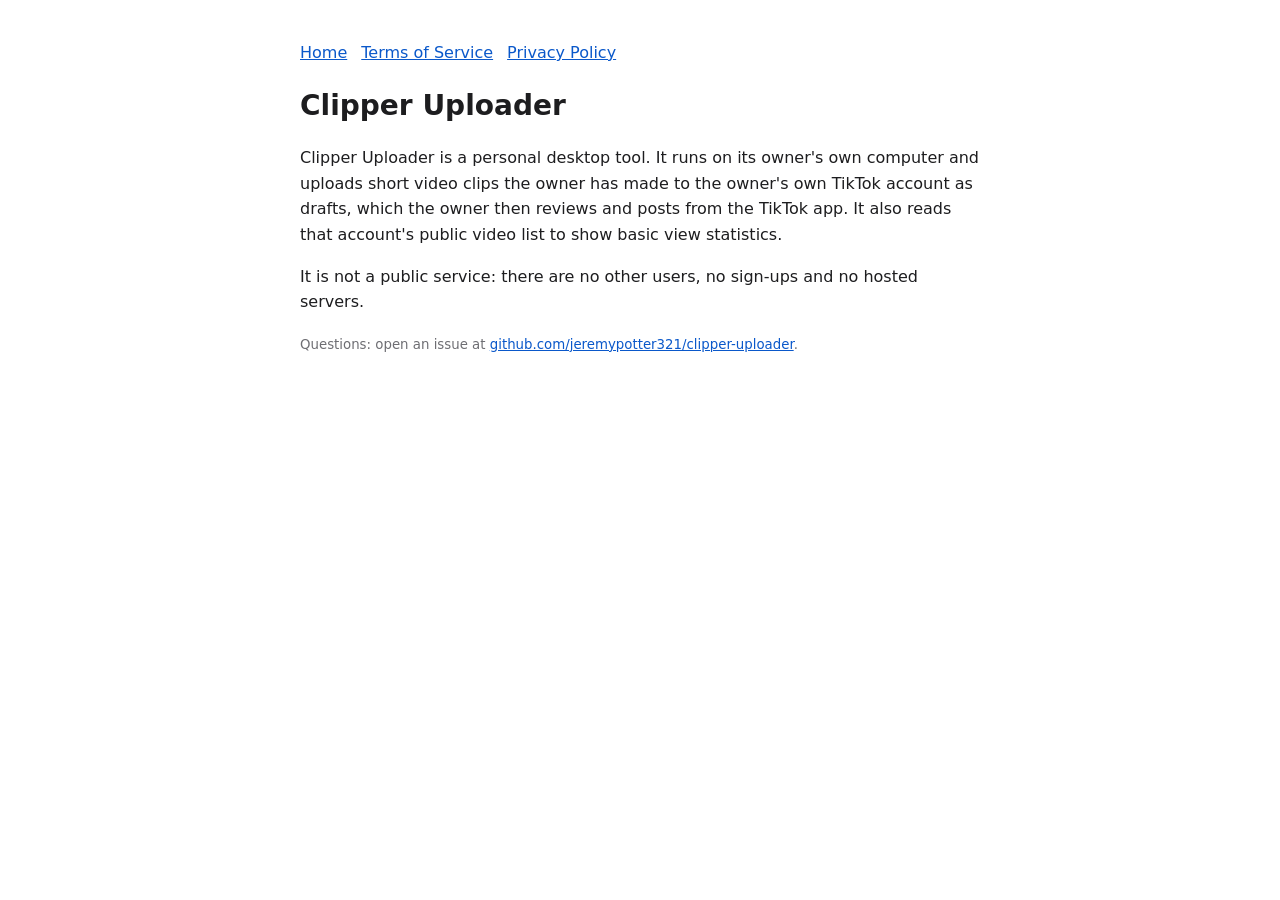
<file: index.html>
<!doctype html><html lang="en"><head><meta charset="utf-8"><meta name="viewport" content="width=device-width,initial-scale=1"><title>Clipper Uploader</title><link rel="stylesheet" href="style.css"></head><body>
<nav><a href="./">Home</a><a href="terms.html">Terms of Service</a><a href="privacy.html">Privacy Policy</a></nav>
<h1>Clipper Uploader</h1>
<p>Clipper Uploader is a personal desktop tool. It runs on its owner's own computer and uploads short video clips the owner has made to the owner's own TikTok account as drafts, which the owner then reviews and posts from the TikTok app. It also reads that account's public video list to show basic view statistics.</p>
<p>It is not a public service: there are no other users, no sign-ups and no hosted servers.</p>
<p><small>Questions: open an issue at <a href="https://github.com/jeremypotter321/clipper-uploader/issues">github.com/jeremypotter321/clipper-uploader</a>.</small></p>
</body></html>
</file>
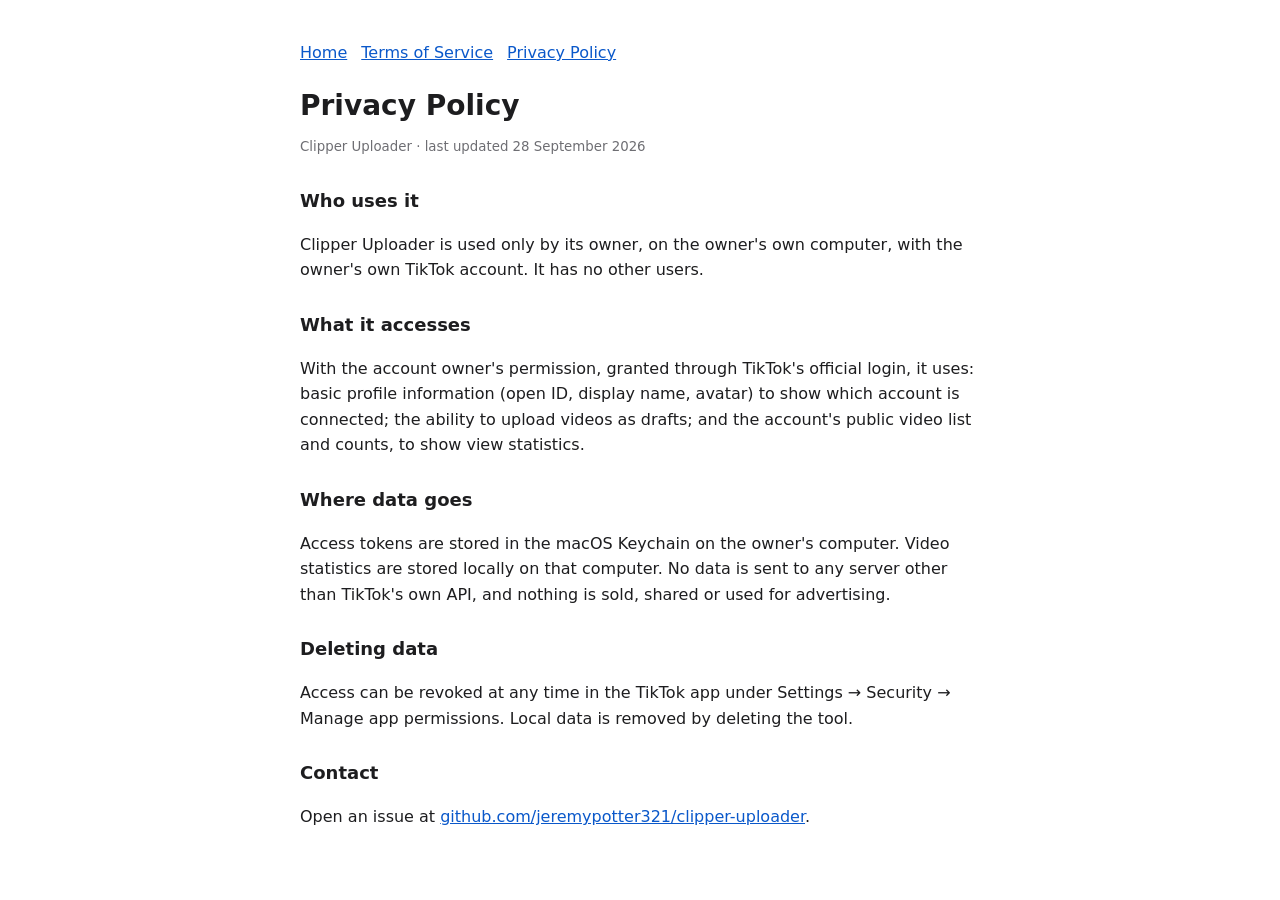
<file: privacy.html>
<!doctype html><html lang="en"><head><meta charset="utf-8"><meta name="viewport" content="width=device-width,initial-scale=1"><title>Privacy Policy</title><link rel="stylesheet" href="style.css"></head><body>
<nav><a href="./">Home</a><a href="terms.html">Terms of Service</a><a href="privacy.html">Privacy Policy</a></nav>
<h1>Privacy Policy</h1><small>Clipper Uploader · last updated 28 September 2026</small>
<h2>Who uses it</h2><p>Clipper Uploader is used only by its owner, on the owner's own computer, with the owner's own TikTok account. It has no other users.</p>
<h2>What it accesses</h2><p>With the account owner's permission, granted through TikTok's official login, it uses: basic profile information (open ID, display name, avatar) to show which account is connected; the ability to upload videos as drafts; and the account's public video list and counts, to show view statistics.</p>
<h2>Where data goes</h2><p>Access tokens are stored in the macOS Keychain on the owner's computer. Video statistics are stored locally on that computer. No data is sent to any server other than TikTok's own API, and nothing is sold, shared or used for advertising.</p>
<h2>Deleting data</h2><p>Access can be revoked at any time in the TikTok app under Settings → Security → Manage app permissions. Local data is removed by deleting the tool.</p>
<h2>Contact</h2><p>Open an issue at <a href="https://github.com/jeremypotter321/clipper-uploader/issues">github.com/jeremypotter321/clipper-uploader</a>.</p>
</body></html>
</file>
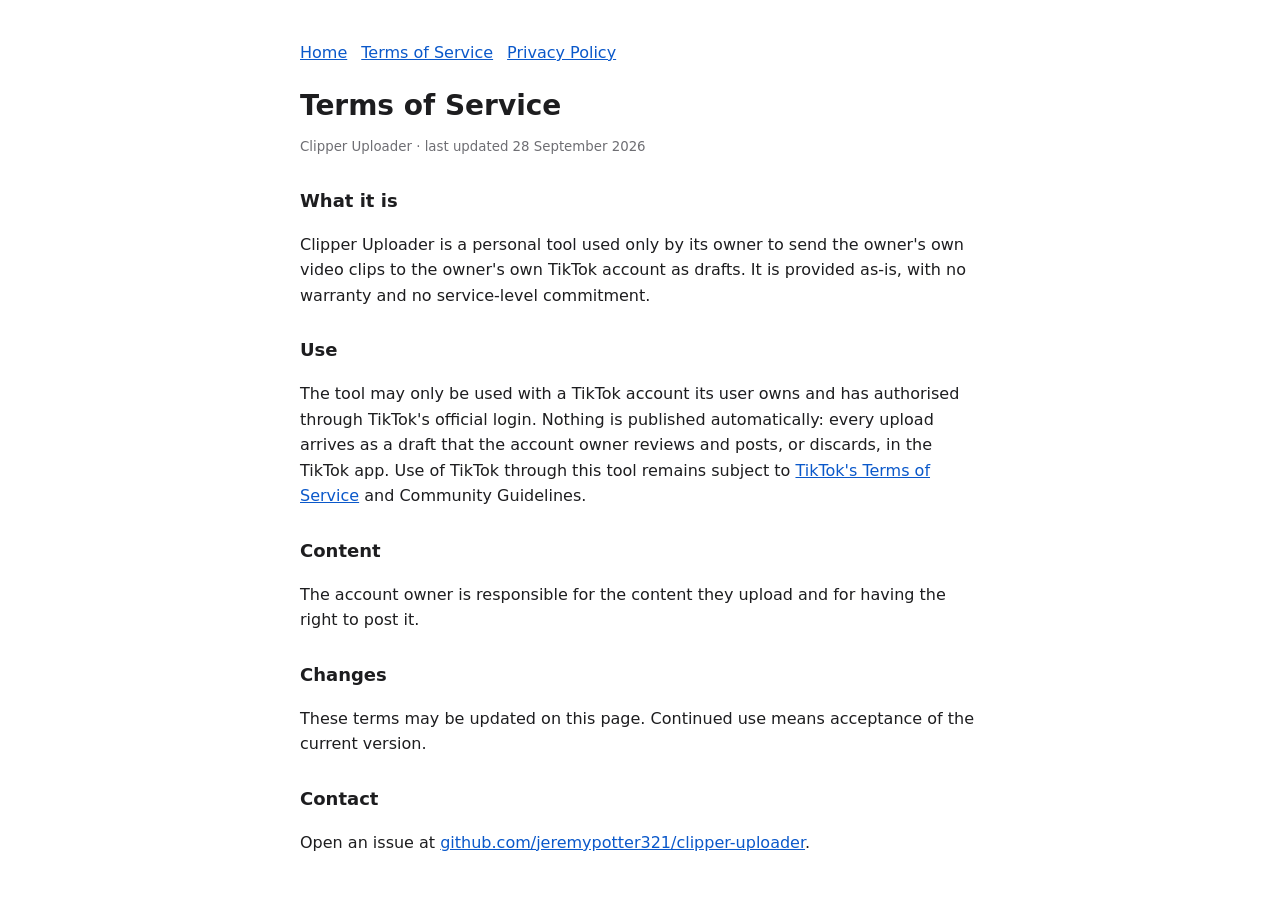
<file: terms.html>
<!doctype html><html lang="en"><head><meta charset="utf-8"><meta name="viewport" content="width=device-width,initial-scale=1"><title>Terms of Service</title><link rel="stylesheet" href="style.css"></head><body>
<nav><a href="./">Home</a><a href="terms.html">Terms of Service</a><a href="privacy.html">Privacy Policy</a></nav>
<h1>Terms of Service</h1><small>Clipper Uploader · last updated 28 September 2026</small>
<h2>What it is</h2><p>Clipper Uploader is a personal tool used only by its owner to send the owner's own video clips to the owner's own TikTok account as drafts. It is provided as-is, with no warranty and no service-level commitment.</p>
<h2>Use</h2><p>The tool may only be used with a TikTok account its user owns and has authorised through TikTok's official login. Nothing is published automatically: every upload arrives as a draft that the account owner reviews and posts, or discards, in the TikTok app. Use of TikTok through this tool remains subject to <a href="https://www.tiktok.com/legal/terms-of-service">TikTok's Terms of Service</a> and Community Guidelines.</p>
<h2>Content</h2><p>The account owner is responsible for the content they upload and for having the right to post it.</p>
<h2>Changes</h2><p>These terms may be updated on this page. Continued use means acceptance of the current version.</p>
<h2>Contact</h2><p>Open an issue at <a href="https://github.com/jeremypotter321/clipper-uploader/issues">github.com/jeremypotter321/clipper-uploader</a>.</p>
</body></html>
</file>
<file: style.css>
body{font:16px/1.6 -apple-system,system-ui,sans-serif;max-width:680px;margin:40px auto;padding:0 16px;color:#1d1d1f;background:#fff}
h1{font-size:28px;margin-bottom:4px}h2{font-size:18px;margin-top:28px}
a{color:#0a58ca}small{color:#6e6e73}nav a{margin-right:14px}
@media (prefers-color-scheme:dark){body{background:#111;color:#eee}a{color:#6ea8fe}small{color:#999}}
</file>
